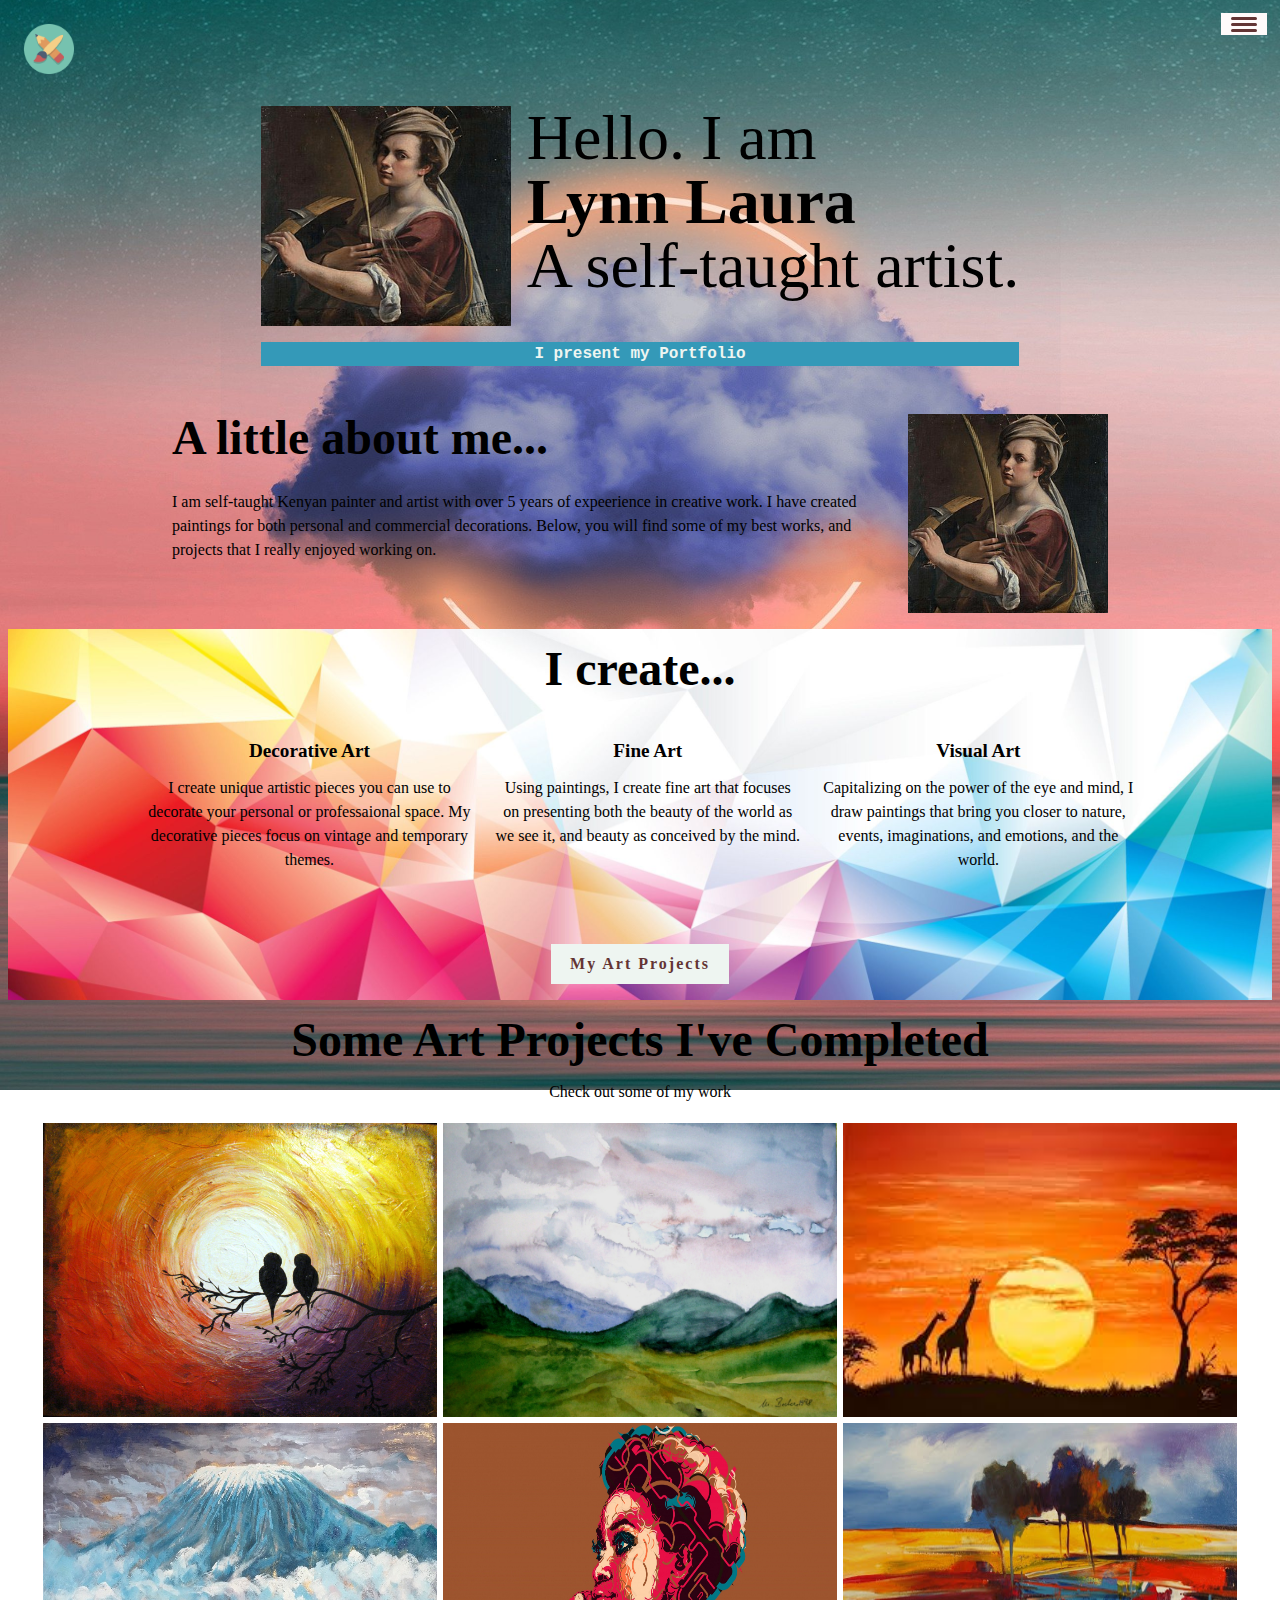
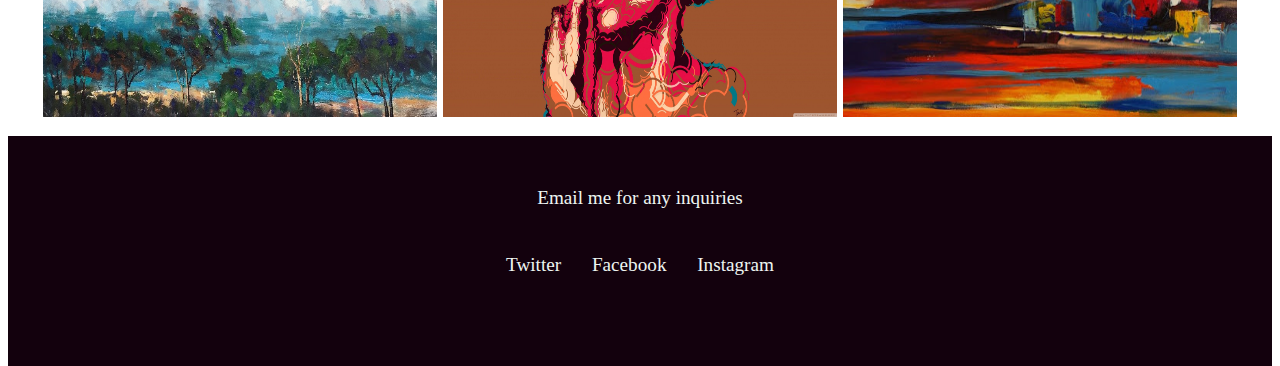
<file: index.html>
<!DOCTYPE html>
<html>

<head>
    <meta charset="UTF-8">
    <meta name="viewport" content="width=device-width, initial scale=1.0">
    <title>Lynn's Art Portfolio</title>
    <link rel="stylesheet" href="https://use.fontawesome.com/releases/v5.15.1/css/all.css" integrity="sha384-vp86vTRFVJgpjF9jiIGPEEqYqlDwgyBgEF109VFjmqGmIY/Y4HV4d3Gp2irVfcrp" crossorigin="anonymous">
    <link href="https://fonts.googleapis.com/css2?family=Quicksand:wght@300;400&display=swap" rel="stylesheet">
    <link rel="stylesheet" href="css/styles.css">
</head>

<body>
    <header>
        <div class="mylogo">
            <img src="images/sam_logo.png" width="50" height="50" alt="Lynn's logo">
        </div>

        <button class="nav-btn" aria-label="nav-button">
                <span class="btn"></span>
            </button>

        <nav class="mynav">
            <ul class="mynav_ls">
                <li class="mynav_item"> <a href="#home" class="mynav_link">Home</a></li>
                <li class="mynav_item"> <a href="#skills" class="mynav_link">Creative Styles</a></li>
                <li class="mynav_item"> <a href="#about" class="mynav_link">About Me</a></li>
                <li class="mynav_item"> <a href="#projects" class="mynav_link">Art Projects</a></li>
            </ul>
        </nav>
    </header>

    <!--Top Introduction Section-->
    <section class="topintro" id="home">
        <h1 class="sectitle sectitle_intro">
            Hello. I am <strong>Lynn Laura</strong>A self-taught artist.
        </h1>

        <p class="secsubtitle secsubtitle_intro"><strong>I present my Portfolio</strong></p>

        <img src="images/artist.jpg" width="220" height="220" alt="sam display image" class="first_img">

    </section>

    <!--My artist bio-->
    <section class="bio" id="about">
        <h2 class="sectitle sectitle_bio">A little about me...</h2>
        <div class="bio_body">
            <p>I am self-taught Kenyan painter and artist with over 5 years of expeerience in creative work. I have created paintings for both personal and commercial decorations. Below, you will find some of my best works, and projects that I really enjoyed
                working on.</p>
        </div>
        <img src="images/artist.jpg" alt="a full image of the artist" class="bio_img">
    </section>

    <!--My Creative Style Section-->
    <section class="myskills" id="skills">
        <h2 class="sectitle sectitle_skills">I create...</h2>
        <div class="skills">
            <div class="skill">
                <h3>Decorative Art</h3>
                <p>I create unique artistic pieces you can use to decorate your personal or professaional space. My decorative pieces focus on vintage and temporary themes.</p>
            </div>

            <div class="skill">
                <h3>Fine Art</h3>
                <p>Using paintings, I create fine art that focuses on presenting both the beauty of the world as we see it, and beauty as conceived by the mind.</p>
            </div>

            <div class="skill">
                <h3>Visual Art</h3>
                <p>Capitalizing on the power of the eye and mind, I draw paintings that bring you closer to nature, events, imaginations, and emotions, and the world.</p>
            </div>
        </div>
        <a href="#projects" class="button">My Art Projects</a>
    </section>




    <!--My completed projects-->
    <section class="myprojects" id="projects">
        <h2 class="sectitle">Some Art Projects I've Completed</h2>
        <p class="secsubtitle">Check out some of my work</p>
        <div class="mywork">
            <!--Project 1-->
            <a href="portfolio-page.html" class="work_piece">
                <img src="images/img1.jpg" alt="My first project" class="workpiece_img">
            </a>

            <!--Project 2-->
            <a href="portfolioII-page.html" class="work_piece">
                <img src="images/img2.jpg" alt="My second project" class="workpiece_img">
            </a>

            <!--Project 3-->
            <a href="portfolioIII-page .html" class="work_piece">
                <img src="images/img3.jpg" alt="My third project" class="workpiece_img">
            </a>

            <!--Project 4-->
            <a href="portfolioIV-page.html" class="work_piece">
                <img src="images/img4.jpg" alt="My fourth project" class="workpiece_img">
            </a>

            <!--Project 5-->
            <a href="portfolioV-page .html" class="work_piece">
                <img src="images/img5.jpg" alt="My fifth project" class="workpiece_img">
            </a>

            <!--Project 6-->
            <a href="portfolioVI-page .html" class="work_piece">
                <img src="images/img6.jpg" alt="My sixth project" class="workpiece_img">
            </a>
        </div>
    </section>

    <!--page footer-->
    <footer class="footer">
        <!--insert your own here-->
        <a href="mailto:dennisochieng369@gmail.com class=" footer_link ">Email me for any inquiries </a>

            <ul class="social_links ">
                <li class="socialitem ">
                    <a class="socialitemlink " href="https://twitter.com "><i class="fab fa-twitter "></i> Twitter</a>
                </li>
                <li class="socialitem ">
                    <a class="socialitemlink " href="https://facebook.com "><i class="fab fa-facebook-square "></i> Facebook</a>
                </li>
                <li class="socialitem ">
                    <a class="socialitemlink: " href="https://instagram.com "><i class="fab fa-instagram-square "></i> Instagram</a>
                </li>
            </ul>
        </footer>
        <script src="js/index.js "></script>
    </body>
</html>
</file>
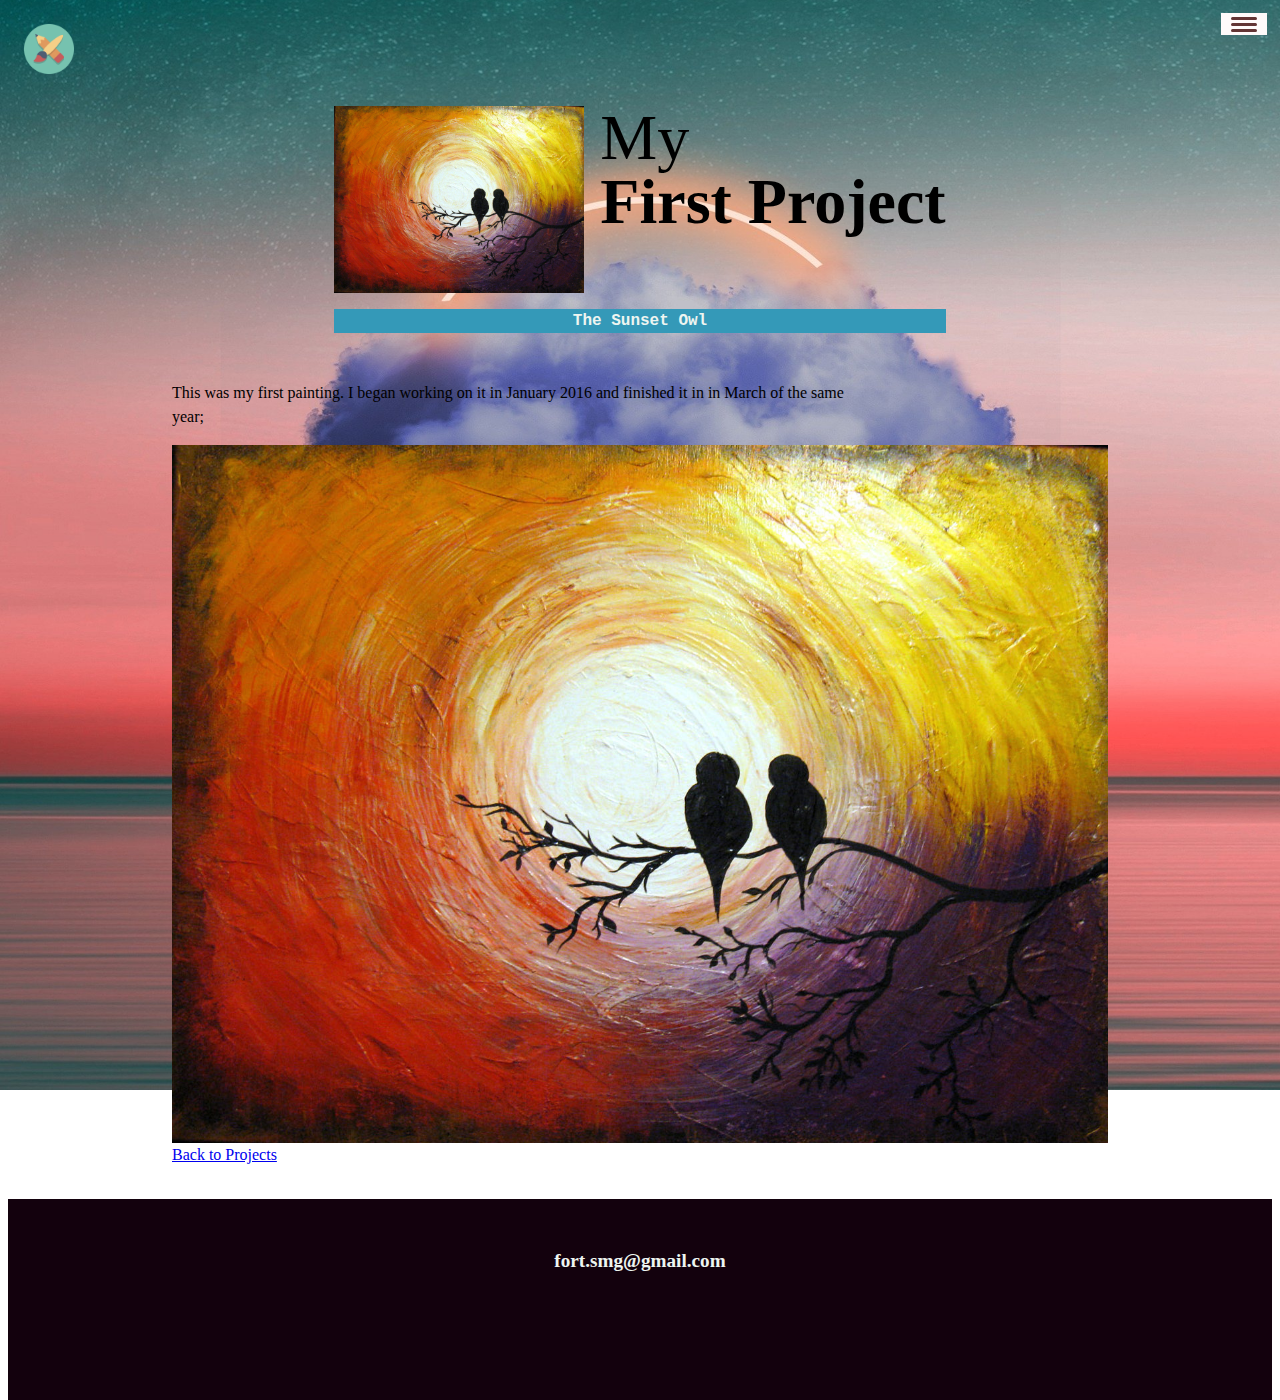
<file: portfolio-page.html>
<!DOCTYPE html>
<html>

<head>
    <meta charset="UTF-8">
    <meta name="viewport" content="width=device-width, initial scale=1.0">
    <title>Sam's Art Portfolio</title>
    <link rel="stylesheet" href="https://use.fontawesome.com/releases/v5.15.1/css/all.css" integrity="sha384-vp86vTRFVJgpjF9jiIGPEEqYqlDwgyBgEF109VFjmqGmIY/Y4HV4d3Gp2irVfcrp" crossorigin="anonymous">
    <link href="https://fonts.googleapis.com/css2?family=Quicksand:wght@300;400&display=swap" rel="stylesheet">
    <link rel="stylesheet" href="css/styles.css">
</head>

<body>
    <header>
        <div class="mylogo">
            <img src="images/sam_logo.png" width="50" height="50" alt="sam's logo">
        </div>

        <button class="nav-btn" aria-label="nav-button">
                <span class="btn"></span>
            </button>

        <nav class="mynav">
            <ul class="mynav_ls">
                <li class="mynav_item"> <a href="index.html" class="mynav_link">Home</a></li>
                <li class="mynav_item"> <a href="index.html#skills" class="mynav_link">Creative Styles</a></li>
                <li class="mynav_item"> <a href="index.html#about" class="mynav_link">About Me</a></li>
                <li class="mynav_item"> <a href="index.html#projects" class="mynav_link">Art Projects</a></li>
            </ul>
        </nav>
    </header>

    <!--Top Introduction Section-->
    <section class="topintro" id="home">
        <h1 class="sectitle sectitle_intro">
            My <strong>First Project</strong>
        </h1>

        <p class="secsubtitle secsubtitle_intro"><strong>The Sunset Owl</strong></p>

        <img src="images/img1.jpg" alt="first project" class="first_img">
    </section>

    <div class="portfolio_detail">
        <p>This was my first painting. I began working on it in January 2016 and finished it in in March of the same year;
        </p>
        <img src="images/img1.jpg" alt="first project">

        <a href="index.html#projects" style="margin: 0 auto;">Back to Projects</a>
    </div>


    <!--page footer-->
    <footer class="footer">
        <!--insert your own here-->
        <a href="mailto:fort.smg@gmail.com" class="footer_link">fort.smg@gmail.com</a>

        <ul class="social_links">
            <li class="socialitem">
                <a class="socialitemlink" href="https://twitter.com"><i class="fab fa-twitter"></i></a>
            </li>
            <li class="socialitem">
                <a class="socialitemlink" href="https://facebook.com"><i class="fab fa-facebook-square"></i></a>
            </li>
            <li class="socialitem">
                <a class="socialitemlink:" href="https://instagram.com"><i class="fab fa-instagram-square"></i></a>
            </li>
        </ul>
    </footer>
    <script src="js/index.js"></script>
</body>

</html>
</file>
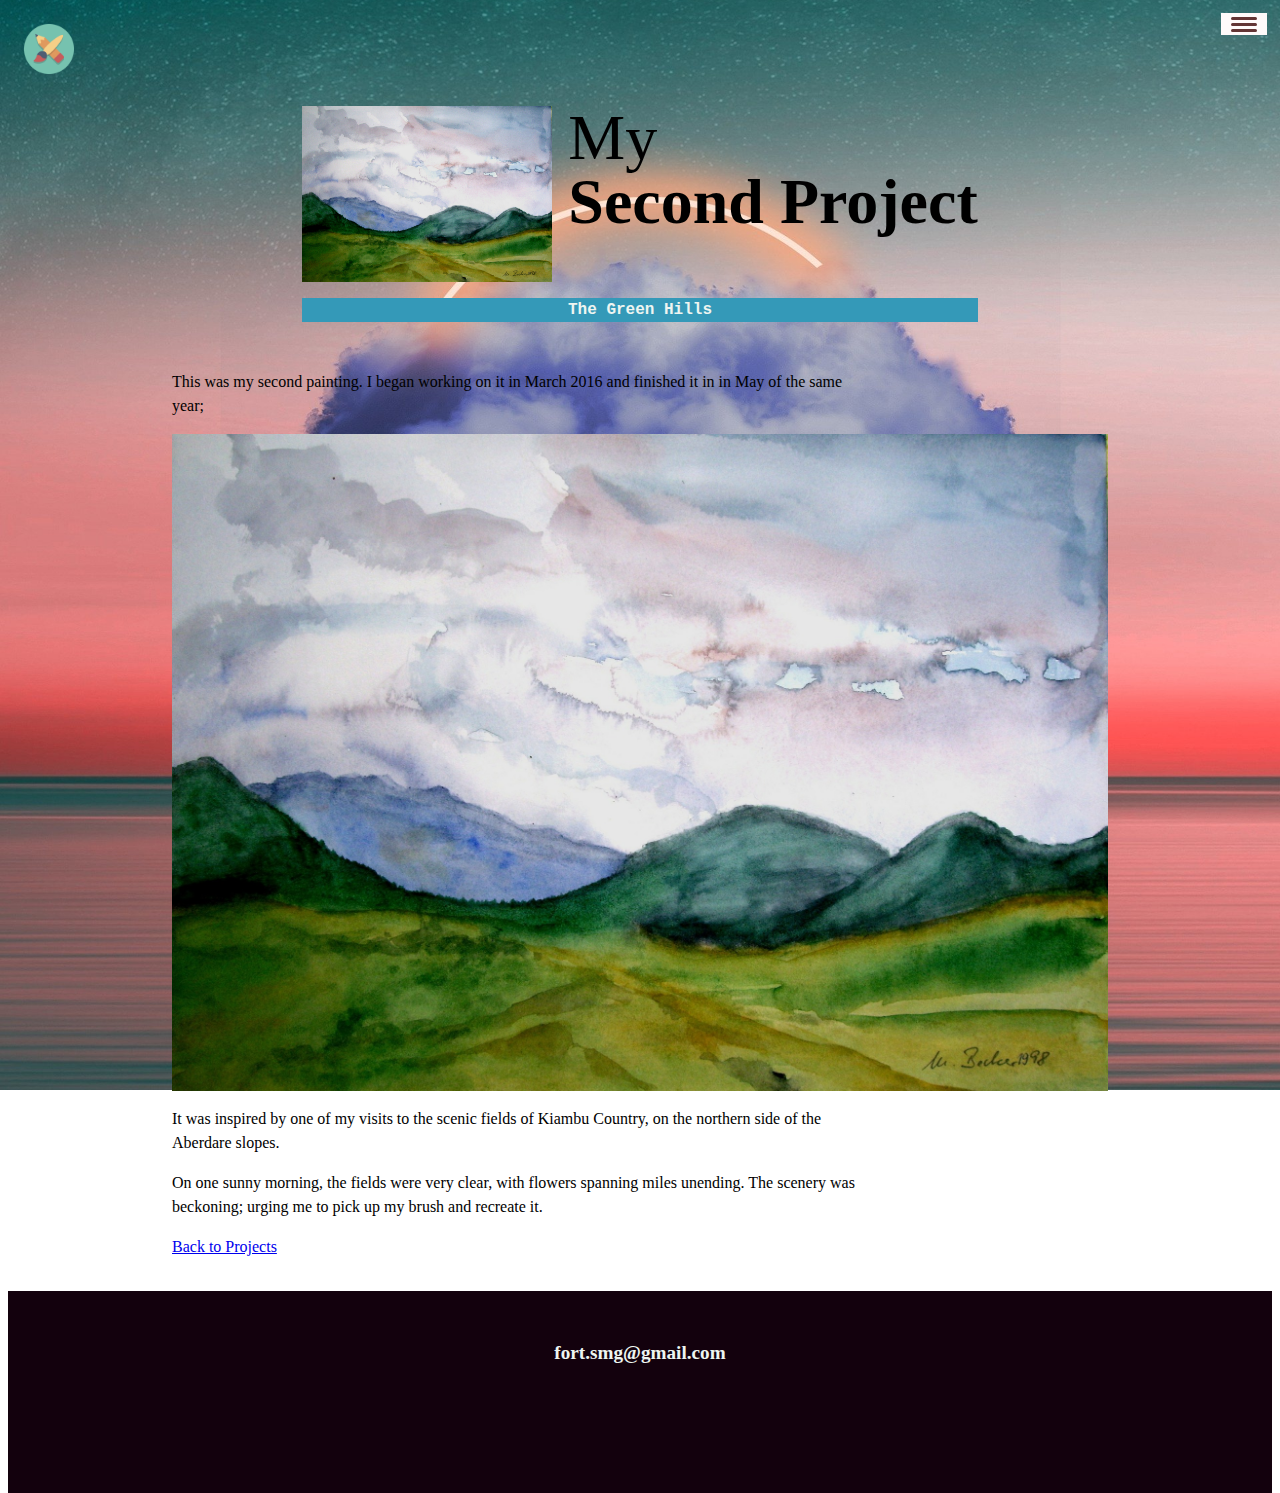
<file: portfolioII-page.html>
<!DOCTYPE html>
<html>

<head>
    <meta charset="UTF-8">
    <meta name="viewport" content="width=device-width, initial scale=1.0">
    <title>Sam's Art Portfolio</title>
    <link rel="stylesheet" href="https://use.fontawesome.com/releases/v5.15.1/css/all.css" integrity="sha384-vp86vTRFVJgpjF9jiIGPEEqYqlDwgyBgEF109VFjmqGmIY/Y4HV4d3Gp2irVfcrp" crossorigin="anonymous">
    <link href="https://fonts.googleapis.com/css2?family=Quicksand:wght@300;400&display=swap" rel="stylesheet">
    <link rel="stylesheet" href="css/styles.css">
</head>

<body>
    <header>
        <div class="mylogo">
            <img src="images/sam_logo.png" width="50" height="50" alt="sam's logo">
        </div>

        <button class="nav-btn" aria-label="nav-button">
                <span class="btn"></span>
            </button>

        <nav class="mynav">
            <ul class="mynav_ls">
                <li class="mynav_item"> <a href="index.html" class="mynav_link">Home</a></li>
                <li class="mynav_item"> <a href="index.html#skills" class="mynav_link">Creative Styles</a></li>
                <li class="mynav_item"> <a href="index.html#about" class="mynav_link">About Me</a></li>
                <li class="mynav_item"> <a href="index.html#projects" class="mynav_link">Art Projects</a></li>
            </ul>
        </nav>
    </header>

    <!--Top Introduction Section-->
    <section class="topintro" id="home">
        <h1 class="sectitle sectitle_intro">
            My <strong>Second Project</strong>
        </h1>

        <p class="secsubtitle secsubtitle_intro"><strong>The Green Hills</strong></p>

        <img src="images/img2.jpg" alt="first project" class="first_img">
    </section>

    <div class="portfolio_detail">
        <p>This was my second painting. I began working on it in March 2016 and finished it in in May of the same year;
        </p>
        <img src="images/img2.jpg" alt="first project">
        <p>It was inspired by one of my visits to the scenic fields of Kiambu Country, on the northern side of the Aberdare slopes.
        </p>
        <p>On one sunny morning, the fields were very clear, with flowers spanning miles unending. The scenery was beckoning; urging me to pick up my brush and recreate it.
        </p>
        <a href="index.html#projects" style="margin: 0 auto;">Back to Projects</a>
    </div>


    <!--page footer-->
    <footer class="footer">
        <!--insert your own here-->
        <a href="mailto:fort.smg@gmail.com" class="footer_link">fort.smg@gmail.com</a>

        <ul class="social_links">
            <li class="socialitem">
                <a class="socialitemlink" href="https://twitter.com"><i class="fab fa-twitter"></i></a>
            </li>
            <li class="socialitem">
                <a class="socialitemlink" href="https://facebook.com"><i class="fab fa-facebook-square"></i></a>
            </li>
            <li class="socialitem">
                <a class="socialitemlink:" href="https://instagram.com"><i class="fab fa-instagram-square"></i></a>
            </li>
        </ul>
    </footer>
    <script src="js/index.js"></script>
</body>

</html>
</file>
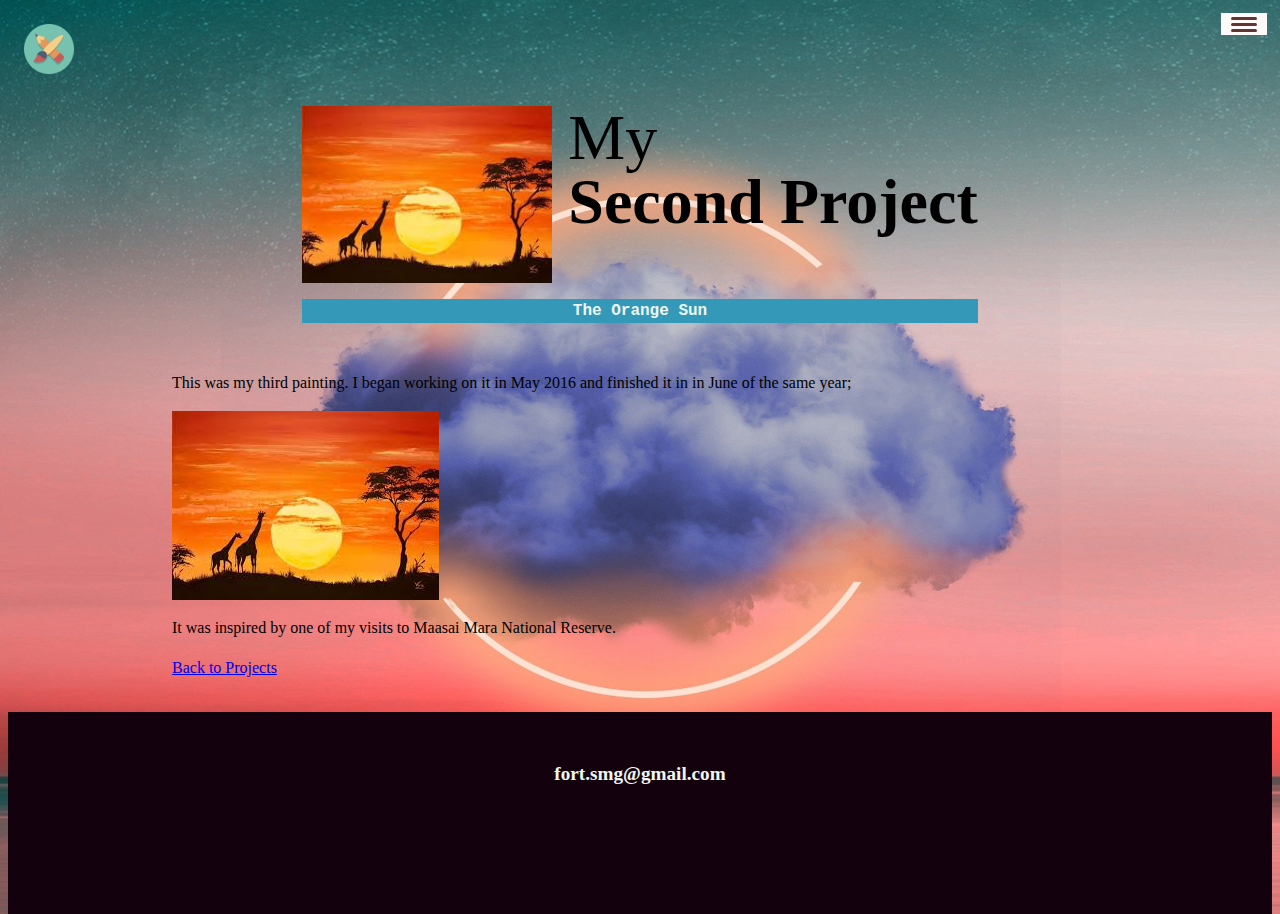
<file: portfolioIII-page .html>
<!DOCTYPE html>
<html>

<head>
    <meta charset="UTF-8">
    <meta name="viewport" content="width=device-width, initial scale=1.0">
    <title>Sam's Art Portfolio</title>
    <link rel="stylesheet" href="https://use.fontawesome.com/releases/v5.15.1/css/all.css" integrity="sha384-vp86vTRFVJgpjF9jiIGPEEqYqlDwgyBgEF109VFjmqGmIY/Y4HV4d3Gp2irVfcrp" crossorigin="anonymous">
    <link href="https://fonts.googleapis.com/css2?family=Quicksand:wght@300;400&display=swap" rel="stylesheet">
    <link rel="stylesheet" href="css/styles.css">
</head>

<body>
    <header>
        <div class="mylogo">
            <img src="images/sam_logo.png" width="50" height="50" alt="sam's logo">
        </div>

        <button class="nav-btn" aria-label="nav-button">
                <span class="btn"></span>
            </button>

        <nav class="mynav">
            <ul class="mynav_ls">
                <li class="mynav_item"> <a href="index.html" class="mynav_link">Home</a></li>
                <li class="mynav_item"> <a href="index.html#skills" class="mynav_link">Creative Styles</a></li>
                <li class="mynav_item"> <a href="index.html#about" class="mynav_link">About Me</a></li>
                <li class="mynav_item"> <a href="index.html#projects" class="mynav_link">Art Projects</a></li>
            </ul>
        </nav>
    </header>

    <!--Top Introduction Section-->
    <section class="topintro" id="home">
        <h1 class="sectitle sectitle_intro">
            My <strong>Second Project</strong>
        </h1>

        <p class="secsubtitle secsubtitle_intro"><strong>The Orange Sun</strong></p>

        <img src="images/img3.jpg" alt="first project" class="first_img">
    </section>

    <div class="portfolio_detail">
        <p>This was my third painting. I began working on it in May 2016 and finished it in in June of the same year;
        </p>
        <img src="images/img3.jpg" alt="first project">
        <p>It was inspired by one of my visits to Maasai Mara National Reserve.

        </p>

        <a href="index.html#projects" style="margin: 0 auto;">Back to Projects</a>
    </div>


    <!--page footer-->
    <footer class="footer">
        <!--insert your own here-->
        <a href="mailto:fort.smg@gmail.com" class="footer_link">fort.smg@gmail.com</a>

        <ul class="social_links">
            <li class="socialitem">
                <a class="socialitemlink" href="https://twitter.com"><i class="fab fa-twitter"></i></a>
            </li>
            <li class="socialitem">
                <a class="socialitemlink" href="https://facebook.com"><i class="fab fa-facebook-square"></i></a>
            </li>
            <li class="socialitem">
                <a class="socialitemlink:" href="https://instagram.com"><i class="fab fa-instagram-square"></i></a>
            </li>
        </ul>
    </footer>
    <script src="js/index.js"></script>
</body>

</html>
</file>
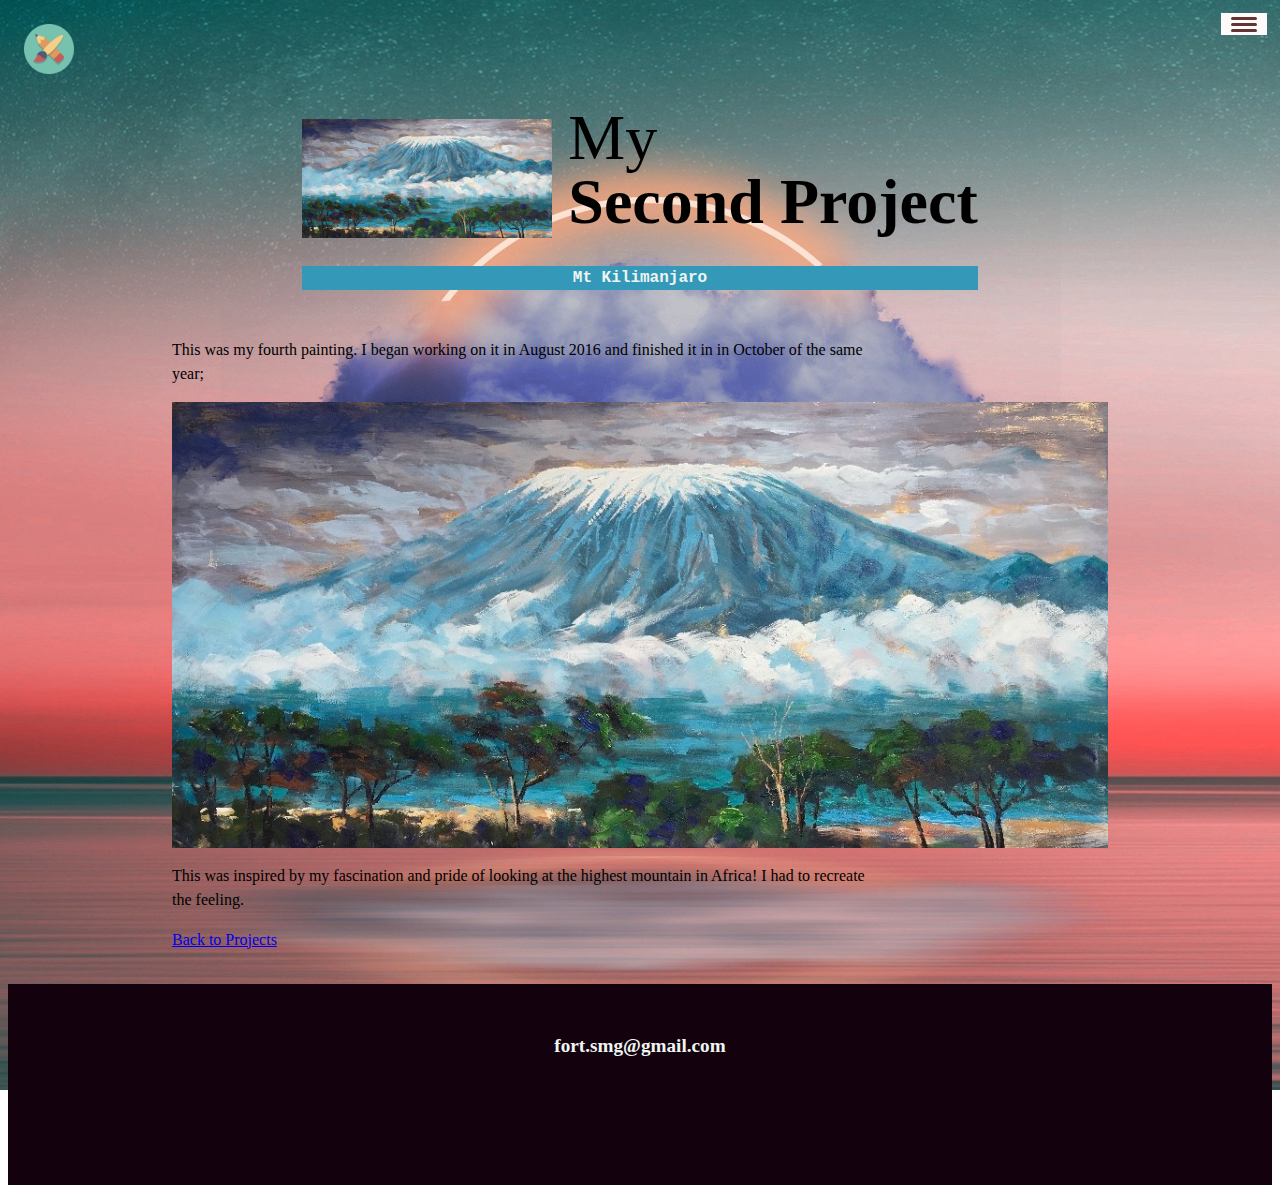
<file: portfolioIV-page.html>
<!DOCTYPE html>
<html>

<head>
    <meta charset="UTF-8">
    <meta name="viewport" content="width=device-width, initial scale=1.0">
    <title>Sam's Art Portfolio</title>
    <link rel="stylesheet" href="https://use.fontawesome.com/releases/v5.15.1/css/all.css" integrity="sha384-vp86vTRFVJgpjF9jiIGPEEqYqlDwgyBgEF109VFjmqGmIY/Y4HV4d3Gp2irVfcrp" crossorigin="anonymous">
    <link href="https://fonts.googleapis.com/css2?family=Quicksand:wght@300;400&display=swap" rel="stylesheet">
    <link rel="stylesheet" href="css/styles.css">
</head>

<body>
    <header>
        <div class="mylogo">
            <img src="images/sam_logo.png" width="50" height="50" alt="sam's logo">
        </div>

        <button class="nav-btn" aria-label="nav-button">
                <span class="btn"></span>
            </button>

        <nav class="mynav">
            <ul class="mynav_ls">
                <li class="mynav_item"> <a href="index.html" class="mynav_link">Home</a></li>
                <li class="mynav_item"> <a href="index.html#skills" class="mynav_link">Creative Styles</a></li>
                <li class="mynav_item"> <a href="index.html#about" class="mynav_link">About Me</a></li>
                <li class="mynav_item"> <a href="index.html#projects" class="mynav_link">Art Projects</a></li>
            </ul>
        </nav>
    </header>

    <!--Top Introduction Section-->
    <section class="topintro" id="home">
        <h1 class="sectitle sectitle_intro">
            My <strong>Second Project</strong>
        </h1>

        <p class="secsubtitle secsubtitle_intro"><strong>Mt Kilimanjaro </strong></p>

        <img src="images/img4.jpg" alt="first project" class="first_img">
    </section>

    <div class="portfolio_detail">
        <p>This was my fourth painting. I began working on it in August 2016 and finished it in in October of the same year;
        </p>
        <img src="images/img4.jpg" alt="first project">
        <p>This was inspired by my fascination and pride of looking at the highest mountain in Africa! I had to recreate the feeling.</p>
        <a href="index.html#projects" style="margin: 0 auto;">Back to Projects</a>
    </div>


    <!--page footer-->
    <footer class="footer">
        <!--insert your own here-->
        <a href="mailto:fort.smg@gmail.com" class="footer_link">fort.smg@gmail.com</a>

        <ul class="social_links">
            <li class="socialitem">
                <a class="socialitemlink" href="https://twitter.com"><i class="fab fa-twitter"></i></a>
            </li>
            <li class="socialitem">
                <a class="socialitemlink" href="https://facebook.com"><i class="fab fa-facebook-square"></i></a>
            </li>
            <li class="socialitem">
                <a class="socialitemlink:" href="https://instagram.com"><i class="fab fa-instagram-square"></i></a>
            </li>
        </ul>
    </footer>
    <script src="js/index.js"></script>
</body>

</html>
</file>
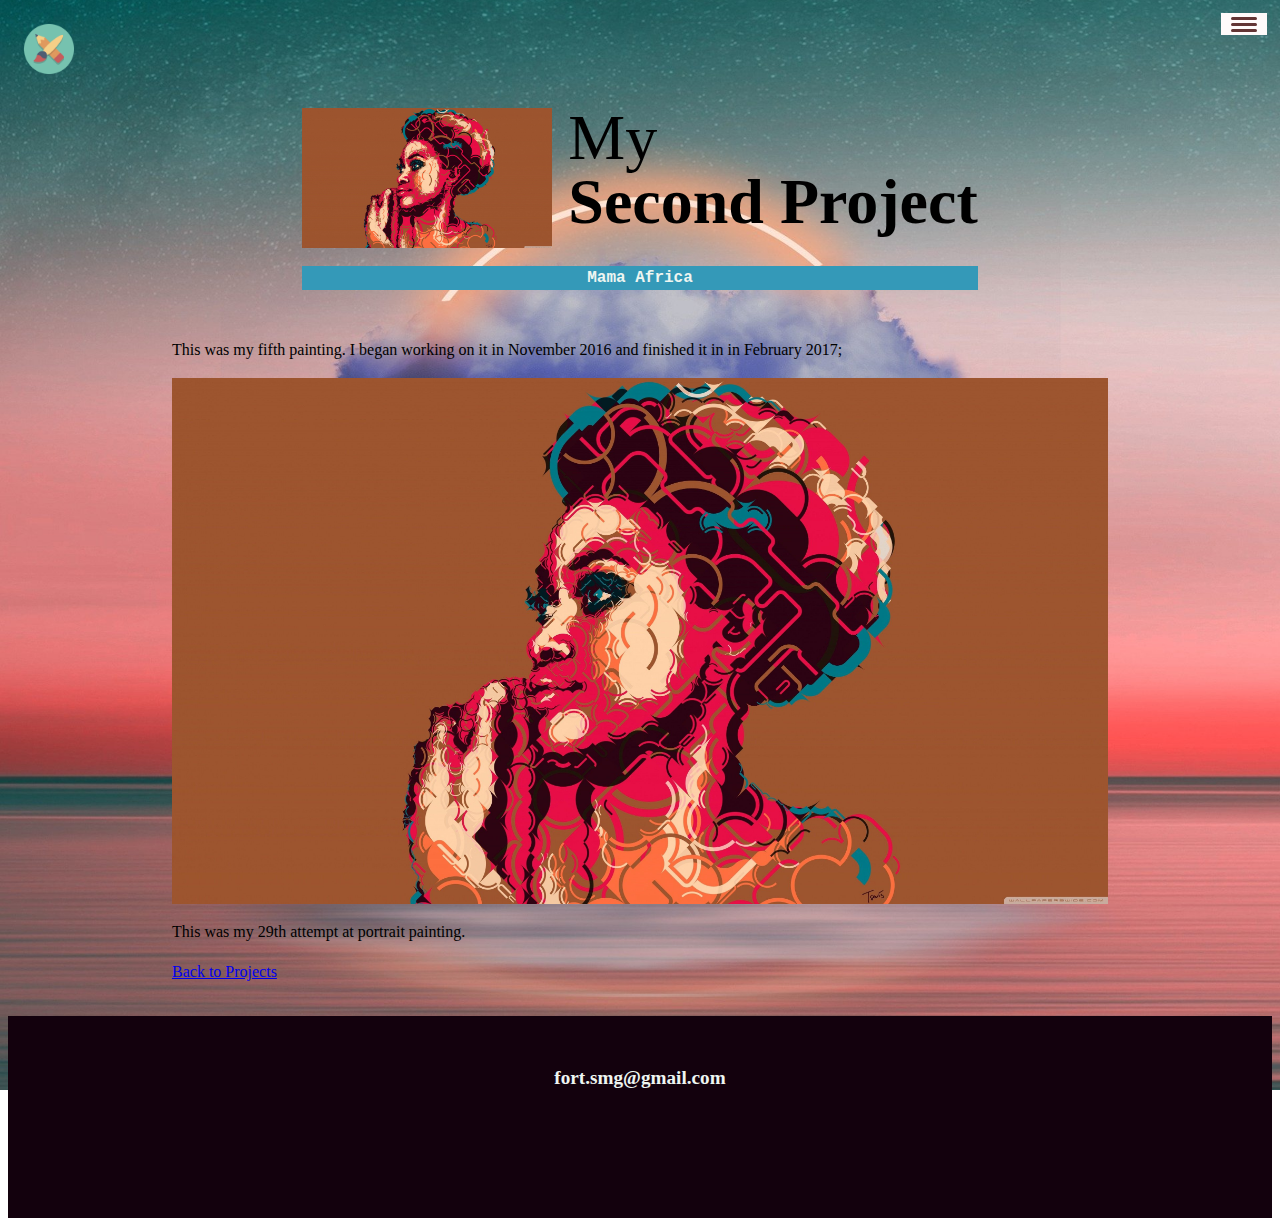
<file: portfolioV-page .html>
<!DOCTYPE html>
<html>

<head>
    <meta charset="UTF-8">
    <meta name="viewport" content="width=device-width, initial scale=1.0">
    <title>Sam's Art Portfolio</title>
    <link rel="stylesheet" href="https://use.fontawesome.com/releases/v5.15.1/css/all.css" integrity="sha384-vp86vTRFVJgpjF9jiIGPEEqYqlDwgyBgEF109VFjmqGmIY/Y4HV4d3Gp2irVfcrp" crossorigin="anonymous">
    <link href="https://fonts.googleapis.com/css2?family=Quicksand:wght@300;400&display=swap" rel="stylesheet">
    <link rel="stylesheet" href="css/styles.css">
</head>

<body>
    <header>
        <div class="mylogo">
            <img src="images/sam_logo.png" width="50" height="50" alt="sam's logo">
        </div>

        <button class="nav-btn" aria-label="nav-button">
                <span class="btn"></span>
            </button>

        <nav class="mynav">
            <ul class="mynav_ls">
                <li class="mynav_item"> <a href="index.html" class="mynav_link">Home</a></li>
                <li class="mynav_item"> <a href="index.html#skills" class="mynav_link">Creative Styles</a></li>
                <li class="mynav_item"> <a href="index.html#about" class="mynav_link">About Me</a></li>
                <li class="mynav_item"> <a href="index.html#projects" class="mynav_link">Art Projects</a></li>
            </ul>
        </nav>
    </header>

    <!--Top Introduction Section-->
    <section class="topintro" id="home">
        <h1 class="sectitle sectitle_intro">
            My <strong>Second Project</strong>
        </h1>

        <p class="secsubtitle secsubtitle_intro"><strong>Mama Africa</strong></p>

        <img src="images/img5.jpg" alt="first project" class="first_img">
    </section>

    <div class="portfolio_detail">
        <p>This was my fifth painting. I began working on it in November 2016 and finished it in in February 2017;
        </p>
        <img src="images/img5.jpg" alt="first project">
        <p> This was my 29th attempt at portrait painting.
        </p>
        <a href="index.html#projects" style="margin: 0 auto;">Back to Projects</a>
    </div>


    <!--page footer-->
    <footer class="footer">
        <!--insert your own here-->
        <a href="mailto:fort.smg@gmail.com" class="footer_link">fort.smg@gmail.com</a>

        <ul class="social_links">
            <li class="socialitem">
                <a class="socialitemlink" href="https://twitter.com"><i class="fab fa-twitter"></i></a>
            </li>
            <li class="socialitem">
                <a class="socialitemlink" href="https://facebook.com"><i class="fab fa-facebook-square"></i></a>
            </li>
            <li class="socialitem">
                <a class="socialitemlink:" href="https://instagram.com"><i class="fab fa-instagram-square"></i></a>
            </li>
        </ul>
    </footer>
    <script src="js/index.js"></script>
</body>

</html>
</file>
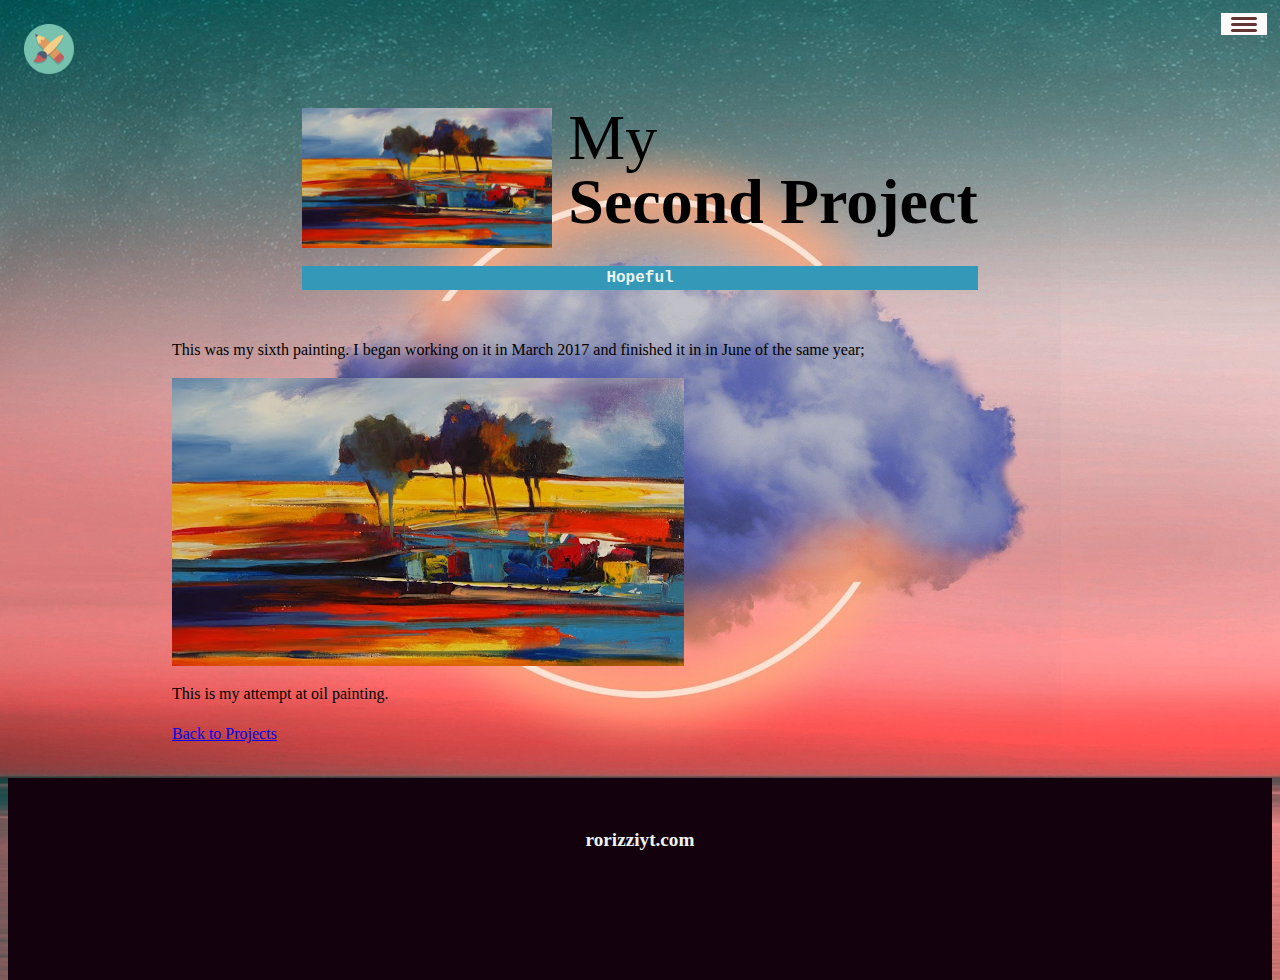
<file: portfolioVI-page .html>
<!DOCTYPE html>
<html>

<head>
    <meta charset="UTF-8">
    <meta name="viewport" content="width=device-width, initial scale=1.0">
    <title>Sam's Art Portfolio</title>
    <link rel="stylesheet" href="https://use.fontawesome.com/releases/v5.15.1/css/all.css" integrity="sha384-vp86vTRFVJgpjF9jiIGPEEqYqlDwgyBgEF109VFjmqGmIY/Y4HV4d3Gp2irVfcrp" crossorigin="anonymous">
    <link href="https://fonts.googleapis.com/css2?family=Quicksand:wght@300;400&display=swap" rel="stylesheet">
    <link rel="stylesheet" href="css/styles.css">
</head>

<body>
    <header>
        <div class="mylogo">
            <img src="images/sam_logo.png" width="50" height="50" alt="sam's logo">
        </div>

        <button class="nav-btn" aria-label="nav-button">
                <span class="btn"></span>
            </button>

        <nav class="mynav">
            <ul class="mynav_ls">
                <li class="mynav_item"> <a href="index.html" class="mynav_link">Home</a></li>
                <li class="mynav_item"> <a href="index.html#skills" class="mynav_link">Creative Styles</a></li>
                <li class="mynav_item"> <a href="index.html#about" class="mynav_link">About Me</a></li>
                <li class="mynav_item"> <a href="index.html#projects" class="mynav_link">Art Projects</a></li>
            </ul>
        </nav>
    </header>

    <!--Top Introduction Section-->
    <section class="topintro" id="home">
        <h1 class="sectitle sectitle_intro">
            My <strong>Second Project</strong>
        </h1>

        <p class="secsubtitle secsubtitle_intro"><strong>Hopeful</strong></p>

        <img src="images/img6.jpg" alt="first project" class="first_img">
    </section>

    <div class="portfolio_detail">
        <p>This was my sixth painting. I began working on it in March 2017 and finished it in in June of the same year;
        </p>
        <img src="images/img6.jpg" alt="first project">
        <p>This is my attempt at oil painting. </p>
        <a href="index.html#projects" style="margin: 0 auto;">Back to Projects</a>
    </div>


    <!--page footer-->
    <footer class="footer">
        <!--insert your own here-->
        <a href="mailto:rorizziyt.com" class="footer_link">rorizziyt.com</a>

        <ul class="social_links">
            <li class="socialitem">
                <a class="socialitemlink" href="https://twitter.com"><i class="fab fa-twitter"></i></a>
            </li>
            <li class="socialitem">
                <a class="socialitemlink" href="https://facebook.com"><i class="fab fa-facebook-square"></i></a>
            </li>
            <li class="socialitem">
                <a class="socialitemlink:" href="https://instagram.com"><i class="fab fa-instagram-square"></i></a>
            </li>
        </ul>
    </footer>
    <script src="js/index.js"></script>
</body>

</html>
</file>
<file: css/styles.css>
*,
*::before,
*::after {
    box-sizing: border-box;
}


/*updatable custom properties*/

 :root {
    --ff-primary: 'Quicksand', sans-serif;
    ;
    --ff-secondary: 'Source Code Pro', monospace;
    --fw-reg: 300;
    --fw-bold: 900;
    --clr-light: rgb(238, 245, 241);
    --clr-dark: #633434;
    --clr-acc: #d1c9df;
    --clr-dull: gray;
    --fs-h1: 4rem;
    --fs-h2: 3rem;
    --fs-h3: 1.2rem;
    --fs-body: 1rem;
}

@media (min-width: 900px) {
     :root {
        --fs-h1: 4rem;
        --fs-h2: 3rem;
        --fs-h3: 1.2rem;
        --fs-body: 1.2rem;
    }
}


/*create the general styles*/

html {
    scroll-behavior: smooth;
}

body {
    background-image: url(../images/back2.jpg);
    background-attachment: fixed;
    background-position: center;
    background-repeat: no-repeat;
    background-size: cover;
    height: 500px;
    line-height: 1.5;
}

.button {
    display: inline-block;
    padding: .5em 1.2em;
    background: var(--clr-light);
    color: var(--clr-dark);
    text-decoration: none;
    cursor: pointer;
    font-size: 1rem;
    font-weight: var(--fw-bold);
    letter-spacing: 2px;
}

.button:hover {
    transform: scale(1.1);
}

img {
    display: block;
    max-width: 100%;
}

section {
    padding: 1em 2em;
}

strong {
    font-weight: var(--fw-bold)
}


/*typography*/

h1,
h2,
h3 {
    line-height: 1;
    margin: 0;
}

h1 {
    font-size: var(--fs-h1);
}

h2 {
    font-size: var(--fs-h2);
}

h3 {
    font-size: var(--fs-h3);
}

.sectitle {
    margin-bottom: .25em;
}

.sectitle_intro {
    font-weight: var(--fw-reg);
}

.sectitle_intro strong {
    display: block;
}

.sectsubtitle {
    margin: 0;
    font-size: var(--fs-h3);
}

.secsubtitle_intro,
.secsubtitle_bio {
    background: rgb(52, 153, 184);
    font-family: var(--ff-secondary);
    color: var(--clr-light);
}


/*Header section*/

header {
    display: flex;
    justify-content: space-between;
    padding: 1em;
}


/*Navigation Styling*/

.mynav {
    position: fixed;
    background: rgb(117, 109, 114);
    color: var(--clr-light);
    top: 0;
    bottom: 0;
    left: 0;
    right: 0;
    z-index: 100;
    transform: translateX(100%);
    transition: transform 300ms ease-in-out;
}

.mynav_ls {
    list-style: none;
    display: flex;
    height: 100%;
    flex-direction: column;
    justify-content: space-evenly;
    align-items: left;
}

.mynav_link {
    color: inherit;
    font-weight: var(--fw-bold);
    font-size: var(--fs-h2);
}

.mynav_link:hover {
    color: var(--clr-dull);
}

.nav-btn {
    padding: .7em;
    background: snow;
    border: 0;
    cursor: pointer;
    position: absolute;
    right: 1em;
    top: 1em;
    z-index: 500;
}

.open-nav .mynav {
    transform: translateX(0);
}

.open-nav .nav-btn {
    position: fixed;
}

.open-nav .btn {
    transform: rotate(.63turn);
}

.open-nav .btn::before {
    transform: rotate(90deg) translateX(-6px);
}

.open-nav .btn::after {
    opacity: 0;
}

.btn {
    display: block;
    position: relative;
}

.btn,
.btn::before,
.btn::after {
    background: var(--clr-dark);
    width: 2em;
    height: 3px;
    border-radius: 1em;
    transition: transform 250ms ease-in-out;
}

.btn::before,
.btn::after {
    content: '';
    position: absolute;
    left: 0;
    right: 0;
}

.btn::before {
    top: 6px;
}

.btn::after {
    bottom: 6px;
}


/*Intro section*/

.topintro {
    position: relative;
    overflow: hidden;
    justify-content: center;
    align-items: center;
}

@media (min-width:900px) {
    .topintro {
        display: grid;
        grid-column-gap: 1em;
        width: min-content;
        margin: 0 auto;
        grid-template-areas: "img title" "img subtitle";
        grid-template-columns: min-content max-content;
    }
    .first_img {
        grid-area: img;
        min-width: 250px;
        min-height: auto;
    }
}

.secsubtitle_intro {
    align-self: start;
    grid-column: -1/1;
    text-align: center;
}


/*style my services section*/

.myskills {
    background-image: url(../images/back.jpg);
    background-size: cover;
    /*doesn't repeat*/
    background-blend-mode: multiply;
    text-align: center;
}

.sectitle_skills {
    position: relative;
}

.sectitle_skills::after {
    content: '';
    display: block;
    width: 2em;
    height: 1 px;
    margin: 0.5em auto 1em;
    background-color: currentColor;
    opacity: 0.25;
}

.skills {
    margin-bottom: 3.5em;
}

.skill {
    max-width: 500px;
    margin: 0 auto;
}

@media(min-width: 1000px) {
    .skills {
        display: flex;
        max-width: 1000px;
        margin-right: auto;
        margin-left: auto;
    }
    .skill+.skill {
        margin-left: 1em;
    }
}


/*Styling the bio*/

.bio {
    max-width: 1000px;
    margin: 0 auto;
}

@media (min-width:700px) {
    .bio {
        display: grid;
        grid-template-columns: 1fr 200px;
        grid-template-areas: "title image" "subtitle image" "text image";
        grid-column-gap: 1em;
    }
    .sectitle_bio {
        grid-area: title;
    }
    .secsubtitle_bio {
        grid-row: 3;
    }
    .bio_img {
        grid-area: image;
    }
}


/*Styling my projects*/

.myprojects {
    text-align: center;
    background-blend-mode: multiply;
}

.mywork {
    display: grid;
    grid-template-columns: repeat(auto-fit, minmax(400px, 2fr));
}

.workpiece_img {
    height: 300px;
    width: 500px;
    padding: .2rem;
}

.workpiece_img:hover {
    transform: scale(1.02);
    opacity: 0.7;
}


/*styling the footer*/

.footer {
    background: #13010d;
    color: var(--clr-light);
    text-align: center;
    padding: 2.5em 0;
    font-size: var(--fs-h3);
}

.footer a {
    color: inherit;
    text-decoration: none;
}

.footer_link {
    font-weight: var(--fw-bold);
}

.footer_link:hover {
    text-decoration: underline;
}

.footer_link:hover,
socialitemlink:hover {
    opacity: 50%;
}

.social_links {
    list-style: none;
    display: flex;
    justify-content: center;
    margin: 2em 0;
    padding: 0;
}

.socialitem {
    display: block;
    margin: 0 .8em;
}

.socialitem_link {
    padding: .2em;
}

.portfolio_detail {
    padding: 0 2em 2em;
    max-width: 1000px;
    margin: 0 auto;
}

.portfolio_detail p {
    max-width: 700px;
}
</file>
